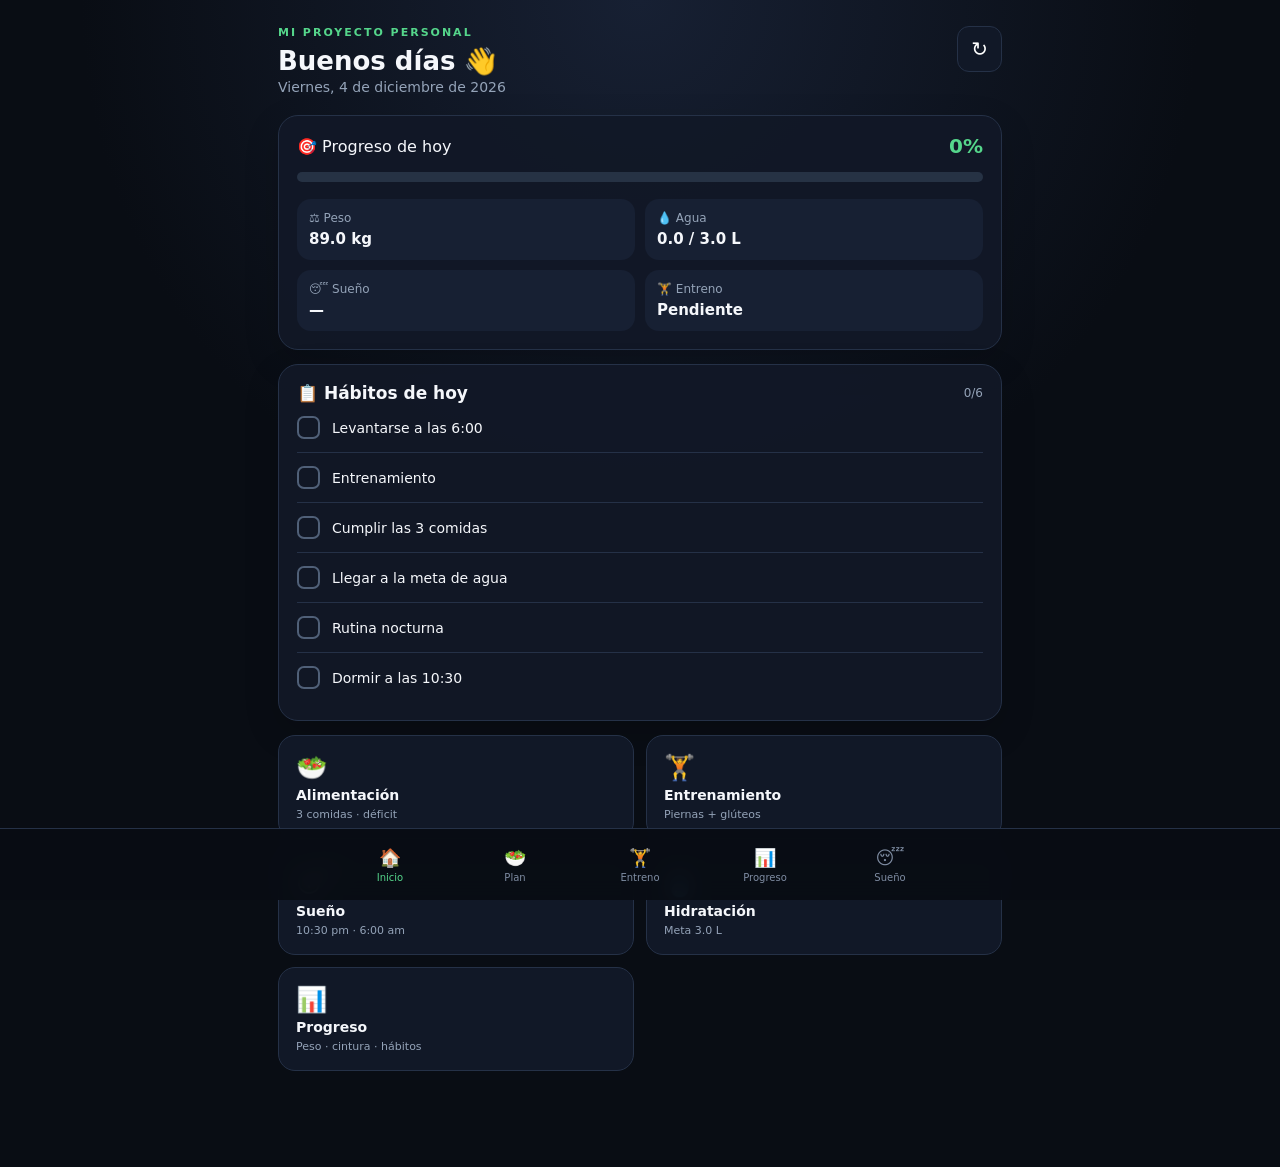
<file: index.html>
<!DOCTYPE html>
<html lang="es">
<head>
<meta charset="UTF-8">
<meta name="viewport" content="width=device-width, initial-scale=1.0">
<meta name="theme-color" content="#111827">
<title>Mi Proyecto Personal</title>
<link rel="stylesheet" href="style.css">
</head>
<body>
<header class="topbar">
  <div>
    <div class="eyebrow">MI PROYECTO PERSONAL</div>
    <h1 id="greeting">Buenos días 👋</h1>
    <p id="today"></p>
  </div>
  <button class="icon-btn" onclick="resetToday()" title="Reiniciar datos de hoy">↻</button>
</header>

<main class="container">
  <section class="hero-card">
    <div class="hero-head"><span>🎯 Progreso de hoy</span><strong id="progressText">0%</strong></div>
    <div class="progress"><span id="progressBar"></span></div>
    <div class="stats-grid">
      <div class="stat"><span>⚖️ Peso</span><b id="weightStat">89.0 kg</b></div>
      <div class="stat"><span>💧 Agua</span><b id="waterStat">0 / 3.0 L</b></div>
      <div class="stat"><span>😴 Sueño</span><b id="sleepStat">—</b></div>
      <div class="stat"><span>🏋️ Entreno</span><b id="workoutStat">Pendiente</b></div>
    </div>
  </section>

  <section class="card">
    <div class="section-title"><h2>📋 Hábitos de hoy</h2><span id="habitCount">0/6</span></div>
    <div id="habits"></div>
  </section>

  <section class="quick-grid">
    <a class="quick-card" href="alimentacion.html"><span>🥗</span><b>Alimentación</b><small>3 comidas · déficit</small></a>
    <a class="quick-card" href="ejercicio.html"><span>🏋️</span><b>Entrenamiento</b><small id="quickWorkout">Rutina de hoy</small></a>
    <a class="quick-card" href="sueno.html"><span>😴</span><b>Sueño</b><small>10:30 pm · 6:00 am</small></a>
    <a class="quick-card" href="hidratacion.html"><span>💧</span><b>Hidratación</b><small>Meta 3.0 L</small></a>
    <a class="quick-card" href="progreso.html"><span>📊</span><b>Progreso</b><small>Peso · cintura · hábitos</small></a>
  </section>
</main>

<nav class="bottom-nav">
  <a class="active" href="index.html">🏠<span>Inicio</span></a>
  <a href="alimentacion.html">🥗<span>Plan</span></a>
  <a href="ejercicio.html">🏋️<span>Entreno</span></a>
  <a href="progreso.html">📊<span>Progreso</span></a>
  <a href="sueno.html">😴<span>Sueño</span></a>
</nav>
<script src="app.js"></script>
</body>
</html>
</file>
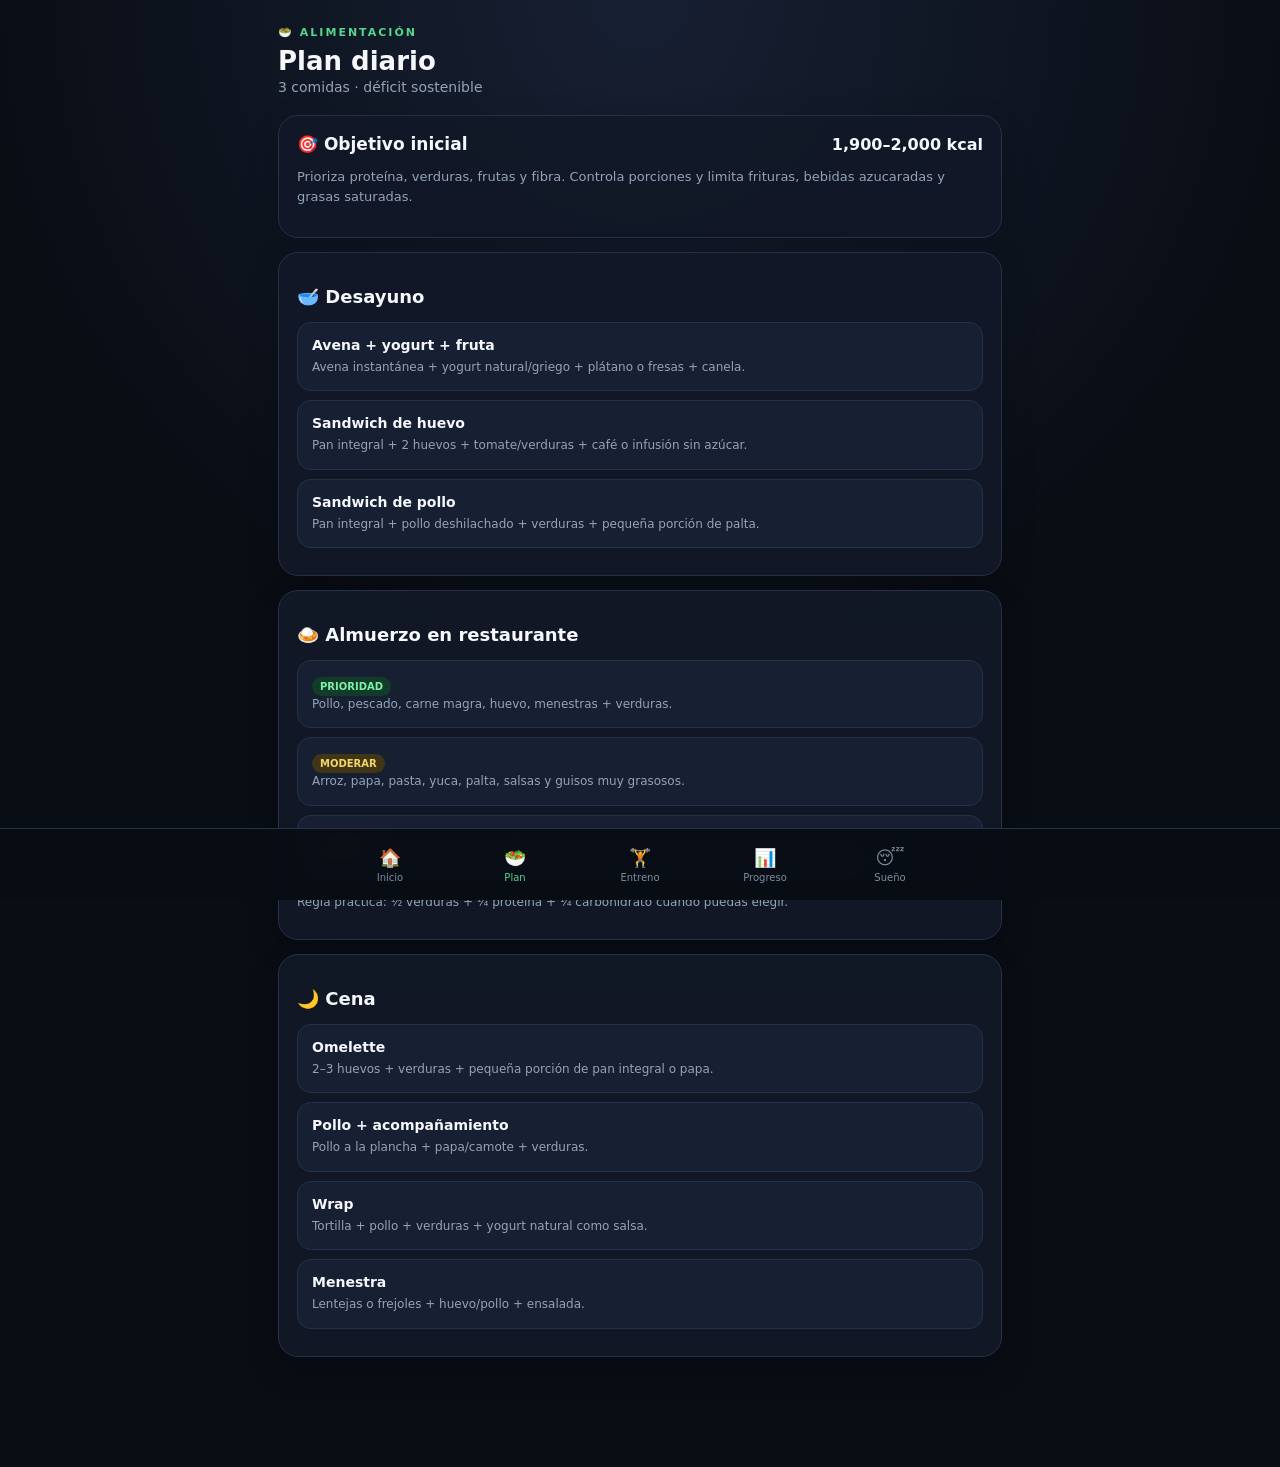
<file: alimentacion.html>
<!DOCTYPE html><html lang="es"><head><meta charset="UTF-8"><meta name="viewport" content="width=device-width,initial-scale=1"><title>Alimentación</title><link rel="stylesheet" href="style.css"></head><body><header class="topbar"><div><div class="eyebrow">🥗 ALIMENTACIÓN</div><h1>Plan diario</h1><p>3 comidas · déficit sostenible</p></div></header><main class="container">
<section class="card"><div class="section-title"><h2>🎯 Objetivo inicial</h2><b>1,900–2,000 kcal</b></div><p style="color:var(--muted);font-size:13px;line-height:1.5">Prioriza proteína, verduras, frutas y fibra. Controla porciones y limita frituras, bebidas azucaradas y grasas saturadas.</p></section>
<section class="card"><h2>🥣 Desayuno</h2><div class="option"><h3>Avena + yogurt + fruta</h3><p>Avena instantánea + yogurt natural/griego + plátano o fresas + canela.</p></div><div class="option"><h3>Sandwich de huevo</h3><p>Pan integral + 2 huevos + tomate/verduras + café o infusión sin azúcar.</p></div><div class="option"><h3>Sandwich de pollo</h3><p>Pan integral + pollo deshilachado + verduras + pequeña porción de palta.</p></div></section>
<section class="card"><h2>🍛 Almuerzo en restaurante</h2><div class="option"><span class="tag green">PRIORIDAD</span><p>Pollo, pescado, carne magra, huevo, menestras + verduras.</p></div><div class="option"><span class="tag yellow">MODERAR</span><p>Arroz, papa, pasta, yuca, palta, salsas y guisos muy grasosos.</p></div><div class="option"><span class="tag red">LIMITAR</span><p>Frituras, broaster, chicharrón, salchipapa, chaufa muy aceitoso, gaseosa y postres diarios.</p></div><p style="color:var(--muted);font-size:12px">Regla práctica: ½ verduras + ¼ proteína + ¼ carbohidrato cuando puedas elegir.</p></section>
<section class="card"><h2>🌙 Cena</h2><div class="option"><h3>Omelette</h3><p>2–3 huevos + verduras + pequeña porción de pan integral o papa.</p></div><div class="option"><h3>Pollo + acompañamiento</h3><p>Pollo a la plancha + papa/camote + verduras.</p></div><div class="option"><h3>Wrap</h3><p>Tortilla + pollo + verduras + yogurt natural como salsa.</p></div><div class="option"><h3>Menestra</h3><p>Lentejas o frejoles + huevo/pollo + ensalada.</p></div></section>
</main><nav class="bottom-nav"><a href="index.html">🏠<span>Inicio</span></a><a class="active" href="alimentacion.html">🥗<span>Plan</span></a><a href="ejercicio.html">🏋️<span>Entreno</span></a><a href="progreso.html">📊<span>Progreso</span></a><a href="sueno.html">😴<span>Sueño</span></a></nav></body></html>
</file>
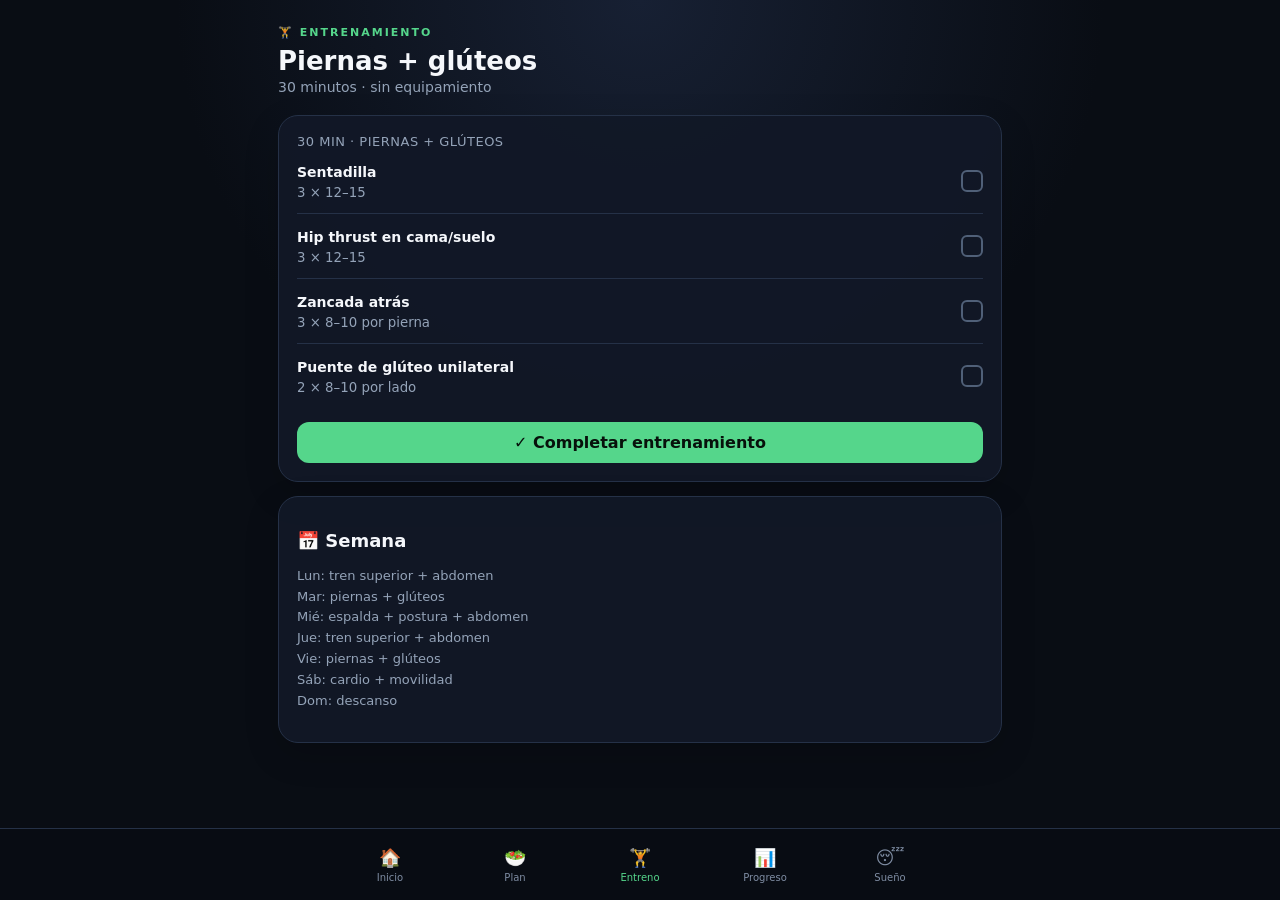
<file: ejercicio.html>
<!DOCTYPE html><html lang="es"><head><meta charset="UTF-8"><meta name="viewport" content="width=device-width,initial-scale=1"><title>Entrenamiento</title><link rel="stylesheet" href="style.css"></head><body><header class="topbar"><div><div class="eyebrow">🏋️ ENTRENAMIENTO</div><h1 id="dayTitle">Rutina</h1><p>30 minutos · sin equipamiento</p></div></header><main class="container"><section class="card"><div class="day-title" id="focus"></div><div id="exerciseList"></div><button class="btn" style="width:100%;margin-top:14px" onclick="completeWorkout()">✓ Completar entrenamiento</button></section><section class="card"><h2>📅 Semana</h2><p style="color:var(--muted);font-size:13px;line-height:1.6">Lun: tren superior + abdomen<br>Mar: piernas + glúteos<br>Mié: espalda + postura + abdomen<br>Jue: tren superior + abdomen<br>Vie: piernas + glúteos<br>Sáb: cardio + movilidad<br>Dom: descanso</p></section></main><nav class="bottom-nav"><a href="index.html">🏠<span>Inicio</span></a><a href="alimentacion.html">🥗<span>Plan</span></a><a class="active" href="ejercicio.html">🏋️<span>Entreno</span></a><a href="progreso.html">📊<span>Progreso</span></a><a href="sueno.html">😴<span>Sueño</span></a></nav>
<script src="app.js"></script><script>
const routines={
1:["Tren superior + abdomen",[["Flexiones","3 × 8–12"],["Flexiones inclinadas","2 × 10–15"],["Pike push-up","2 × 6–10"],["Plancha","3 × 25–40 s"]]],
2:["Piernas + glúteos",[["Sentadillas","3 × 12–15"],["Puente de glúteos","3 × 15–20"],["Zancadas","3 × 8–10 por pierna"],["Sentadilla isométrica","2 × 20–40 s"]]],
3:["Espalda + postura + abdomen",[["Superman","3 × 10–15"],["Y-T-W en el suelo","2 × 6 cada posición"],["Bird dog","3 × 8 por lado"],["Dead bug","3 × 8 por lado"]]],
4:["Tren superior + abdomen",[["Flexiones","3 × 8–12"],["Flexiones cerradas","2 × 6–10"],["Pike push-up","2 × 6–10"],["Plancha lateral","2 × 20–30 s por lado"]]],
5:["Piernas + glúteos",[["Sentadilla","3 × 12–15"],["Hip thrust en cama/suelo","3 × 12–15"],["Zancada atrás","3 × 8–10 por pierna"],["Puente de glúteo unilateral","2 × 8–10 por lado"]]],
6:["Cardio + movilidad",[["Marcha/trote en sitio","8 min"],["Jumping jacks","4 × 40 s"],["Mountain climbers","3 × 30 s"],["Movilidad de cadera/hombros","8 min"]]],
0:["Descanso",[["Recuperación","Paseo suave y movilidad opcional"]]]
};
function loadRoutine(){const day=new Date().getDay(),r=routines[day];document.getElementById("dayTitle").textContent=r[0];document.getElementById("focus").textContent=day===0?"DESCANSO PROGRAMADO":"30 MIN · "+r[0].toUpperCase();const box=document.getElementById("exerciseList");box.innerHTML="";r[1].forEach((x,i)=>{const div=document.createElement("div");div.className="exercise";div.innerHTML=`<div><b>${x[0]}</b><small>${x[1]}</small></div><div class="mini-check" id="ex${i}" onclick="event.stopPropagation();this.classList.toggle('done')"></div>`;box.appendChild(div)});if(day===0)document.querySelector(".btn").style.display="none"}function completeWorkout(){const d=getData();d.habits.workout=true;saveData(d);alert("Entrenamiento registrado ✓");}loadRoutine();
</script></body></html>
</file>
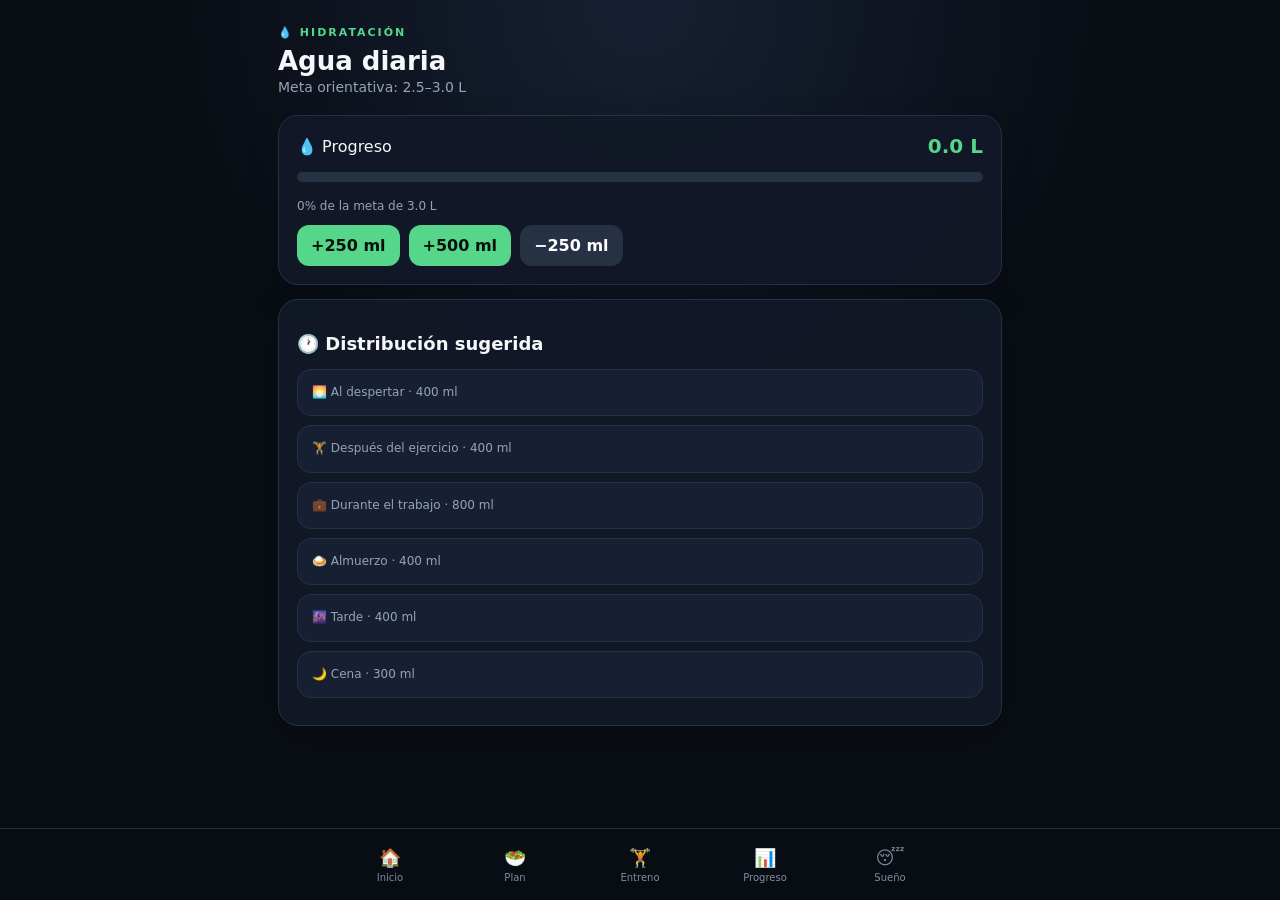
<file: hidratacion.html>
<!DOCTYPE html><html lang="es"><head><meta charset="UTF-8"><meta name="viewport" content="width=device-width,initial-scale=1"><title>Hidratación</title><link rel="stylesheet" href="style.css"></head><body><header class="topbar"><div><div class="eyebrow">💧 HIDRATACIÓN</div><h1>Agua diaria</h1><p>Meta orientativa: 2.5–3.0 L</p></div></header><main class="container"><section class="card"><div class="hero-head"><span>💧 Progreso</span><strong id="liters">0.0 L</strong></div><div class="progress"><span id="waterBar"></span></div><p id="waterPct" style="color:var(--muted);font-size:12px"></p><div class="row"><button class="btn" onclick="addWater(.25)">+250 ml</button><button class="btn" onclick="addWater(.5)">+500 ml</button><button class="btn secondary" onclick="addWater(-.25)">−250 ml</button></div></section><section class="card"><h2>🕐 Distribución sugerida</h2><div class="option"><p>🌅 Al despertar · 400 ml</p></div><div class="option"><p>🏋️ Después del ejercicio · 400 ml</p></div><div class="option"><p>💼 Durante el trabajo · 800 ml</p></div><div class="option"><p>🍛 Almuerzo · 400 ml</p></div><div class="option"><p>🌆 Tarde · 400 ml</p></div><div class="option"><p>🌙 Cena · 300 ml</p></div></section></main><nav class="bottom-nav"><a href="index.html">🏠<span>Inicio</span></a><a href="alimentacion.html">🥗<span>Plan</span></a><a href="ejercicio.html">🏋️<span>Entreno</span></a><a href="progreso.html">📊<span>Progreso</span></a><a href="sueno.html">😴<span>Sueño</span></a></nav><script src="app.js"></script><script>
function renderWater(){const d=getData();d.water=Math.max(0,Math.min(5,Number(d.water)||0));saveData(d);document.getElementById("liters").textContent=d.water.toFixed(1)+" L";const p=Math.min(100,d.water/3*100);document.getElementById("waterBar").style.width=p+"%";document.getElementById("waterPct").textContent=`${Math.round(p)}% de la meta de 3.0 L`;}function addWater(x){const d=getData();d.water=Math.max(0,Math.min(5,(d.water||0)+x));d.habits.water=d.water>=3;saveData(d);renderWater()}renderWater();
</script></body></html>
</file>
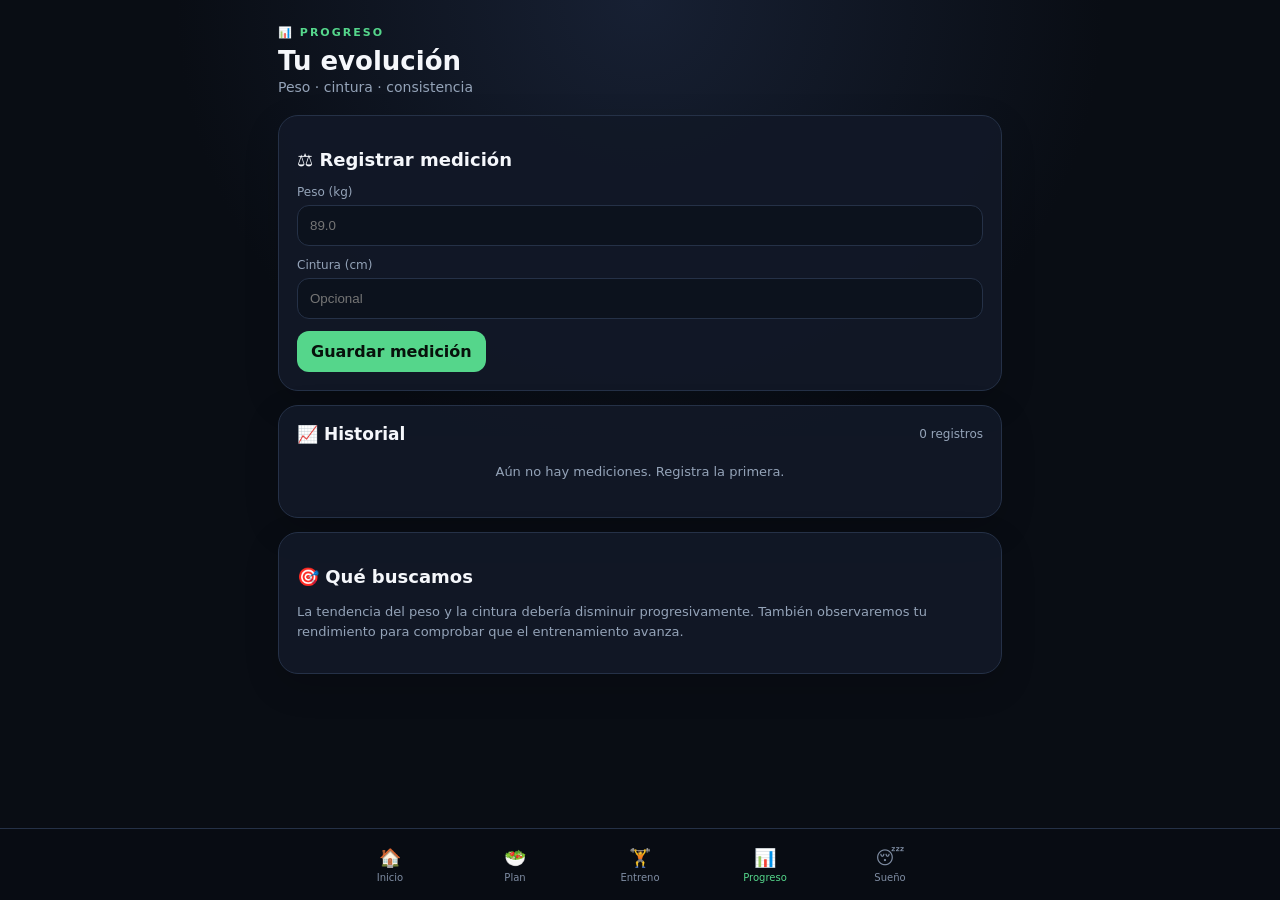
<file: progreso.html>
<!DOCTYPE html><html lang="es"><head><meta charset="UTF-8"><meta name="viewport" content="width=device-width,initial-scale=1"><title>Progreso</title><link rel="stylesheet" href="style.css"></head><body><header class="topbar"><div><div class="eyebrow">📊 PROGRESO</div><h1>Tu evolución</h1><p>Peso · cintura · consistencia</p></div></header><main class="container"><section class="card"><h2>⚖️ Registrar medición</h2><div class="field"><label class="label">Peso (kg)</label><input id="weight" class="input" type="number" step="0.1" placeholder="89.0"></div><div class="field"><label class="label">Cintura (cm)</label><input id="waist" class="input" type="number" step="0.1" placeholder="Opcional"></div><button class="btn" onclick="saveMeasurement()">Guardar medición</button></section><section class="card"><div class="section-title"><h2>📈 Historial</h2><span id="count"></span></div><div id="history"></div></section><section class="card"><h2>🎯 Qué buscamos</h2><p style="color:var(--muted);font-size:13px;line-height:1.55">La tendencia del peso y la cintura debería disminuir progresivamente. También observaremos tu rendimiento para comprobar que el entrenamiento avanza.</p></section></main><nav class="bottom-nav"><a href="index.html">🏠<span>Inicio</span></a><a href="alimentacion.html">🥗<span>Plan</span></a><a href="ejercicio.html">🏋️<span>Entreno</span></a><a class="active" href="progreso.html">📊<span>Progreso</span></a><a href="sueno.html">😴<span>Sueño</span></a></nav><script src="app.js"></script><script>
function renderProgress(){const d=getData(),h=document.getElementById("history");document.getElementById("count").textContent=(d.weightLog||[]).length+" registros";h.innerHTML="";if(!d.weightLog?.length){h.innerHTML='<div class="empty">Aún no hay mediciones. Registra la primera.</div>';return}d.weightLog.slice().reverse().forEach(x=>{const e=document.createElement("div");e.className="option";e.innerHTML=`<b>${x.date}</b><p>⚖️ ${x.weight.toFixed(1)} kg ${x.waist?` · 📏 ${x.waist.toFixed(1)} cm`:""}</p>`;h.appendChild(e)})}function saveMeasurement(){const d=getData(),w=Number(document.getElementById("weight").value),wa=Number(document.getElementById("waist").value)||null;if(!w)return alert("Ingresa tu peso.");d.weight=w;if(wa)d.waist=wa;d.weightLog=d.weightLog||[];d.weightLog.push({date:new Date().toLocaleDateString("es-PE"),weight:w,waist:wa});saveData(d);alert("Medición guardada ✓");renderProgress()}renderProgress();
</script></body></html>
</file>
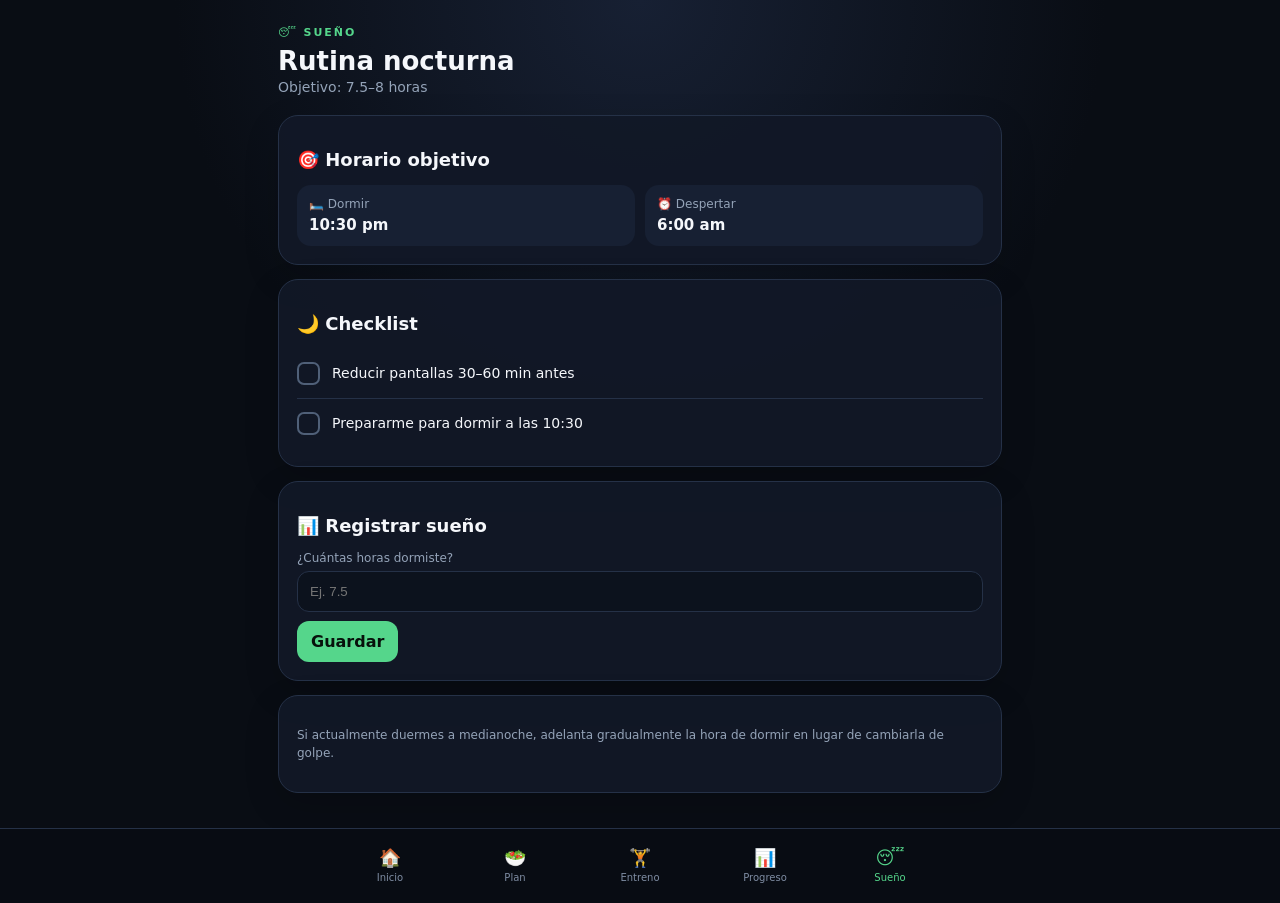
<file: sueno.html>
<!DOCTYPE html><html lang="es"><head><meta charset="UTF-8"><meta name="viewport" content="width=device-width,initial-scale=1"><title>Sueño</title><link rel="stylesheet" href="style.css"></head><body><header class="topbar"><div><div class="eyebrow">😴 SUEÑO</div><h1>Rutina nocturna</h1><p>Objetivo: 7.5–8 horas</p></div></header><main class="container"><section class="card"><h2>🎯 Horario objetivo</h2><div class="stats-grid"><div class="stat"><span>🛏️ Dormir</span><b>10:30 pm</b></div><div class="stat"><span>⏰ Despertar</span><b>6:00 am</b></div></div></section><section class="card"><h2>🌙 Checklist</h2><div id="sleepHabits"></div></section><section class="card"><h2>📊 Registrar sueño</h2><label class="label">¿Cuántas horas dormiste?</label><div class="row"><input id="sleepHours" class="input" type="number" step="0.5" min="0" max="14" placeholder="Ej. 7.5"><button class="btn" onclick="saveSleep()">Guardar</button></div></section><section class="card"><p style="color:var(--muted);font-size:12px;line-height:1.5">Si actualmente duermes a medianoche, adelanta gradualmente la hora de dormir en lugar de cambiarla de golpe.</p></section></main><nav class="bottom-nav"><a href="index.html">🏠<span>Inicio</span></a><a href="alimentacion.html">🥗<span>Plan</span></a><a href="ejercicio.html">🏋️<span>Entreno</span></a><a href="progreso.html">📊<span>Progreso</span></a><a class="active" href="sueno.html">😴<span>Sueño</span></a></nav><script src="app.js"></script><script>
function renderSleep(){const d=getData(),box=document.getElementById("sleepHabits");box.innerHTML="";[["night","Reducir pantallas 30–60 min antes"],["sleep","Prepararme para dormir a las 10:30"]].forEach(([id,n])=>{const x=document.createElement("div");x.className="habit"+(d.habits[id]?" done":"");x.innerHTML=`<div class="check"></div><span class="habit-name">${n}</span>`;x.onclick=()=>{d.habits[id]=!d.habits[id];saveData(d);renderSleep()};box.appendChild(x)});if(d.sleep)document.getElementById("sleepHours").value=d.sleep}function saveSleep(){const d=getData();d.sleep=Number(document.getElementById("sleepHours").value)||null;saveData(d);alert("Sueño registrado ✓")}renderSleep();
</script></body></html>
</file>
<file: style.css>
*{box-sizing:border-box} :root{--bg:#090d14;--card:#111827;--card2:#172033;--text:#f5f7fb;--muted:#94a3b8;--accent:#55d68b;--line:#253147;--danger:#f87171}body{margin:0;background:radial-gradient(circle at top,#172033 0,#090d14 42%);color:var(--text);font-family:Inter,system-ui,-apple-system,BlinkMacSystemFont,"Segoe UI",sans-serif;min-height:100vh;padding-bottom:88px}.topbar{max-width:760px;margin:auto;padding:26px 18px 12px;display:flex;justify-content:space-between;align-items:flex-start}.eyebrow{font-size:11px;letter-spacing:2px;color:var(--accent);font-weight:800}.topbar h1{font-size:26px;margin:7px 0 3px}.topbar p{color:var(--muted);margin:0;font-size:14px}.icon-btn{background:var(--card);border:1px solid var(--line);color:white;border-radius:12px;padding:10px 13px;font-size:20px}.container{max-width:760px;margin:auto;padding:8px 18px}.hero-card,.card{background:rgba(17,24,39,.94);border:1px solid var(--line);border-radius:20px;padding:18px;margin-bottom:14px;box-shadow:0 12px 35px rgba(0,0,0,.16)}.hero-head,.section-title{display:flex;justify-content:space-between;align-items:center}.hero-head strong{color:var(--accent);font-size:20px}.progress{height:10px;background:#263244;border-radius:20px;overflow:hidden;margin:14px 0 17px}.progress span{display:block;height:100%;width:0;background:var(--accent);transition:.3s}.stats-grid{display:grid;grid-template-columns:1fr 1fr;gap:10px}.stat{background:var(--card2);border-radius:14px;padding:12px}.stat span,.stat b{display:block}.stat span{color:var(--muted);font-size:12px;margin-bottom:5px}.stat b{font-size:15px}.section-title h2{font-size:17px;margin:0}.section-title span{font-size:12px;color:var(--muted)}.habit{display:flex;align-items:center;gap:12px;padding:13px 0;border-bottom:1px solid var(--line);cursor:pointer}.habit:last-child{border-bottom:0}.check{width:23px;height:23px;border:2px solid #506078;border-radius:7px;display:grid;place-items:center;flex:none}.habit.done .check{background:var(--accent);border-color:var(--accent);color:#07110b}.habit.done .check:after{content:"✓";font-weight:900}.habit.done .habit-name{text-decoration:line-through;color:#6f7d91}.habit-name{font-size:14px}.quick-grid{display:grid;grid-template-columns:1fr 1fr;gap:12px}.quick-card{color:var(--text);text-decoration:none;background:var(--card);border:1px solid var(--line);border-radius:17px;padding:17px;display:flex;flex-direction:column;gap:5px}.quick-card span{font-size:25px}.quick-card b{font-size:14px}.quick-card small{color:var(--muted);font-size:11px}.bottom-nav{position:fixed;bottom:0;left:0;right:0;height:72px;background:rgba(9,13,20,.96);border-top:1px solid var(--line);display:flex;justify-content:center;z-index:10;backdrop-filter:blur(10px)}.bottom-nav a{width:20%;max-width:125px;text-decoration:none;color:#7f8da3;display:flex;flex-direction:column;align-items:center;justify-content:center;gap:4px;font-size:18px}.bottom-nav span{font-size:10px}.bottom-nav a.active{color:var(--accent)}button,.btn{font:inherit}.btn{border:0;border-radius:12px;padding:11px 14px;background:var(--accent);color:#07110b;font-weight:800}.btn.secondary{background:#263244;color:white}.row{display:flex;gap:9px;align-items:center;flex-wrap:wrap}.input{width:100%;background:#0c121d;border:1px solid var(--line);color:white;border-radius:12px;padding:12px;outline:none}.label{font-size:12px;color:var(--muted);display:block;margin-bottom:6px}.field{margin:12px 0}.option{background:var(--card2);border:1px solid var(--line);border-radius:14px;padding:14px;margin:9px 0}.option h3{margin:0 0 6px;font-size:14px}.option p{margin:0;color:var(--muted);font-size:12px;line-height:1.45}.tag{display:inline-block;border-radius:999px;padding:4px 8px;font-size:10px;font-weight:800;margin-right:4px}.green{background:#123c29;color:#7df0a8}.yellow{background:#403514;color:#f4d56b}.red{background:#451f25;color:#ff9da4}.day-title{font-size:13px;color:var(--muted);letter-spacing:.5px}.exercise{display:flex;justify-content:space-between;align-items:center;padding:13px 0;border-bottom:1px solid var(--line)}.exercise:last-child{border-bottom:0}.exercise b{font-size:14px}.exercise small{color:var(--muted);display:block;margin-top:4px}.mini-check{width:22px;height:22px;border-radius:6px;border:2px solid #506078}.mini-check.done{background:var(--accent);border-color:var(--accent)}.chart{height:160px;display:flex;align-items:flex-end;gap:8px;border-bottom:1px solid var(--line);padding:15px 5px 0}.bar{flex:1;background:var(--accent);border-radius:7px 7px 0 0;min-height:5px;opacity:.8}.bar-label{text-align:center;font-size:9px;color:var(--muted);margin-top:5px}.empty{color:var(--muted);font-size:13px;text-align:center;padding:20px}h2{font-size:18px}a{color:inherit}@media(max-width:430px){.topbar h1{font-size:23px}.quick-grid{gap:9px}.quick-card{padding:14px}.container{padding-left:14px;padding-right:14px}.topbar{padding-left:14px;padding-right:14px}}
</file>
